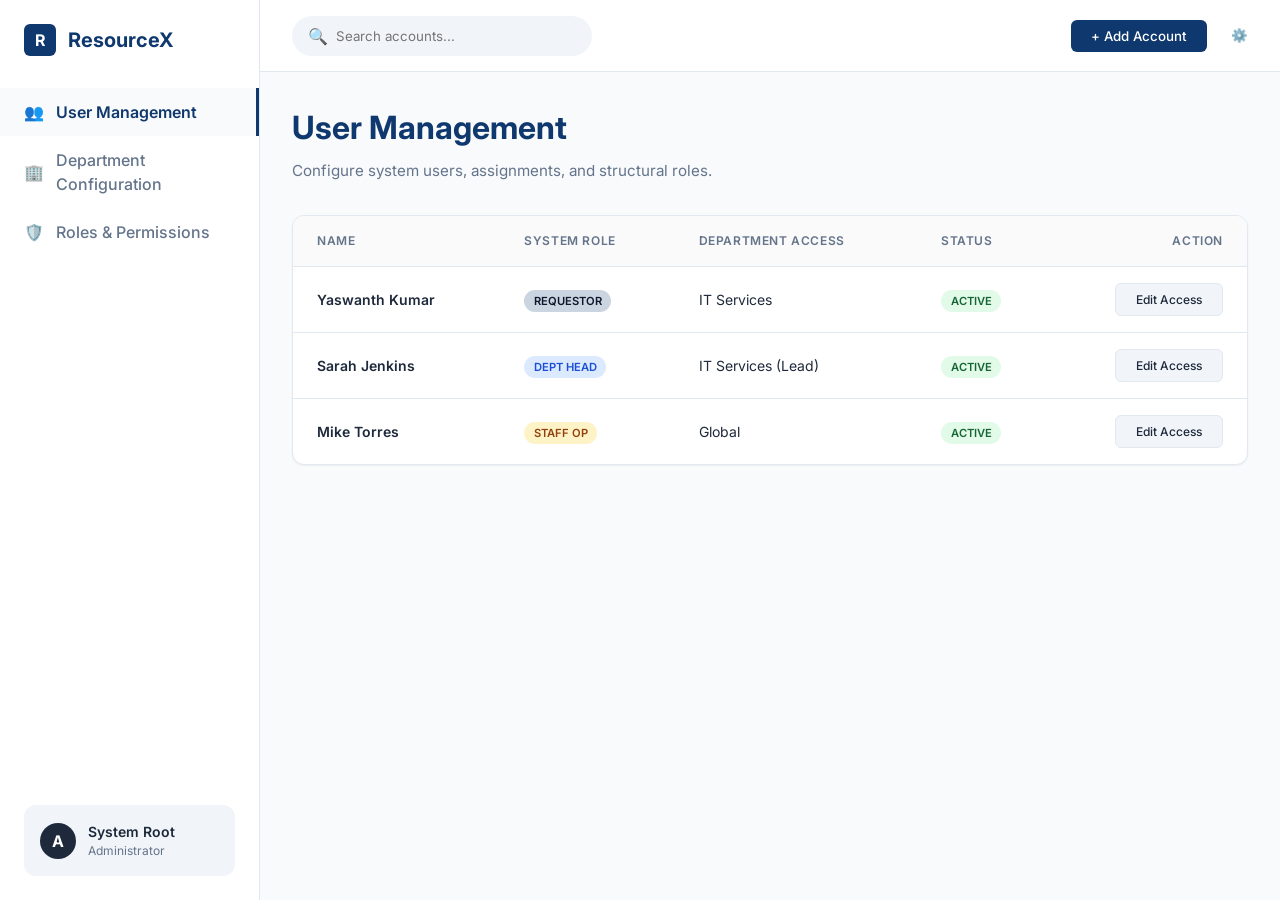
<file: admin.html>
<!DOCTYPE html>
<html lang="en">
<head>
    <meta charset="UTF-8">
    <meta name="viewport" content="width=device-width, initial-scale=1.0">
    <title>ResourceX - System Administration</title>
    <link rel="stylesheet" href="css/style.css">
</head>
<body>

    <div class="app-container">
        
        <!-- Sidebar -->
        <aside class="sidebar">
            <div class="logo-container">
                <div class="logo-icon">R</div>
                <div class="logo-text">ResourceX</div>
            </div>

            <ul class="nav-menu">
                <li class="nav-item active" data-target="user-manage-view">
                    <span class="icon">👥</span> User Management
                </li>
                <li class="nav-item" data-target="dept-manage-view">
                    <span class="icon">🏢</span> Department Configuration
                </li>
                <li class="nav-item" data-target="role-manage-view">
                    <span class="icon">🛡️</span> Roles & Permissions
                </li>
            </ul>

            <div class="user-profile-widget">
                <div class="user-avatar" style="background:#1e293b; color:white; display:flex; align-items:center; justify-content:center;font-weight:bold; font-size:1rem">A</div>
                <div class="user-info">
                    <span class="user-name">System Root</span>
                    <span class="user-role">Administrator</span>
                </div>
            </div>
        </aside>

        <!-- Main Wrapper -->
        <div class="main-wrapper">
            <header class="top-header">
                <div class="search-bar">
                    <span style="color:#94a3b8">🔍</span>
                    <input type="text" placeholder="Search accounts...">
                </div>
                <div class="header-actions">
                    <button class="btn-primary" onclick="alert('Open Add Dialog')">+ Add Account</button>
                    <button class="icon-btn">⚙️</button>
                </div>
            </header>

            <main class="content-area">

                <!-- 1. User Management -->
                <div id="user-manage-view" class="view-section active">
                    <h1 class="page-title">User Management</h1>
                    <p class="page-subtitle">Configure system users, assignments, and structural roles.</p>

                    <div class="data-section">
                        <table class="table">
                            <thead>
                                <tr>
                                    <th>Name</th>
                                    <th>System Role</th>
                                    <th>Department Access</th>
                                    <th>Status</th>
                                    <th style="text-align:right">Action</th>
                                </tr>
                            </thead>
                            <tbody>
                                <tr>
                                    <td style="font-weight:600">Yaswanth Kumar</td>
                                    <td><span class="badge" style="background:#cbd5e1; color:#0f172a">Requestor</span></td>
                                    <td>IT Services</td>
                                    <td><span class="badge allocated">Active</span></td>
                                    <td style="text-align:right"><button class="btn-secondary" style="font-size:0.75rem">Edit Access</button></td>
                                </tr>
                                <tr>
                                    <td style="font-weight:600">Sarah Jenkins</td>
                                    <td><span class="badge pending" style="background:#dbeafe; color:#1d4ed8">Dept Head</span></td>
                                    <td>IT Services (Lead)</td>
                                    <td><span class="badge allocated">Active</span></td>
                                    <td style="text-align:right"><button class="btn-secondary" style="font-size:0.75rem">Edit Access</button></td>
                                </tr>
                                <tr>
                                    <td style="font-weight:600">Mike Torres</td>
                                    <td><span class="badge pending">Staff Op</span></td>
                                    <td>Global</td>
                                    <td><span class="badge allocated">Active</span></td>
                                    <td style="text-align:right"><button class="btn-secondary" style="font-size:0.75rem">Edit Access</button></td>
                                </tr>
                            </tbody>
                        </table>
                    </div>
                </div>

                <!-- 2. Dept Configuration -->
                <div id="dept-manage-view" class="view-section">
                    <h1 class="page-title">Department Topology</h1>
                    <p class="page-subtitle">Define organizational structures and departmental heads.</p>

                    <div style="background:white; padding:2rem; border-radius:12px; border:1px solid #e2e8f0; display:flex; flex-direction:column; gap:1rem;">
                        <div style="display:flex; justify-content:space-between; padding-bottom:1rem; border-bottom:1px solid #e2e8f0;">
                            <div><strong style="font-size:1.1rem; color:var(--primary-color)">IT Services</strong><div style="color:#64748b; font-size:0.875rem">Head: Sarah Jenkins</div></div>
                            <button class="btn-danger" style="font-size:0.75rem">Delete</button>
                        </div>
                        <div style="display:flex; justify-content:space-between; padding-bottom:1rem; border-bottom:1px solid #e2e8f0;">
                            <div><strong style="font-size:1.1rem; color:var(--primary-color)">Logistics Ops</strong><div style="color:#64748b; font-size:0.875rem">Head: Marcus V.</div></div>
                            <button class="btn-danger" style="font-size:0.75rem">Delete</button>
                        </div>
                        <div style="margin-top:1rem;">
                            <button class="btn-primary">+ Add New Department</button>
                        </div>
                    </div>
                </div>

                <!-- 3. Roles and Perms -->
                <div id="role-manage-view" class="view-section">
                    <h1 class="page-title">Global Role Matrix</h1>
                    <p class="page-subtitle">Configure which roles have access to certain system features.</p>
                    
                    <table class="table" style="background:white; border-radius:12px; overflow:hidden; box-shadow:var(--shadow-sm)">
                        <thead>
                            <tr>
                                <th>Feature Mapping</th>
                                <th>Requestor</th>
                                <th>Dept Head</th>
                                <th>Staff</th>
                                <th>Registrar</th>
                            </tr>
                        </thead>
                        <tbody>
                            <tr>
                                <td style="font-weight:600">Procurement Module</td>
                                <td>-</td>
                                <td>Submit Only</td>
                                <td>Fulfillment</td>
                                <td><span style="color:#16a34a; font-weight:bold">Full Approval</span></td>
                            </tr>
                            <tr>
                                <td style="font-weight:600">Maintenance & Returns</td>
                                <td>Submit & Return</td>
                                <td>View Status</td>
                                <td><span style="color:#16a34a; font-weight:bold">Process & Log</span></td>
                                <td>-</td>
                            </tr>
                        </tbody>
                    </table>
                </div>

            </main>
        </div>
    </div>

    <script src="js/admin.js"></script>
</body>
</html>
</file>
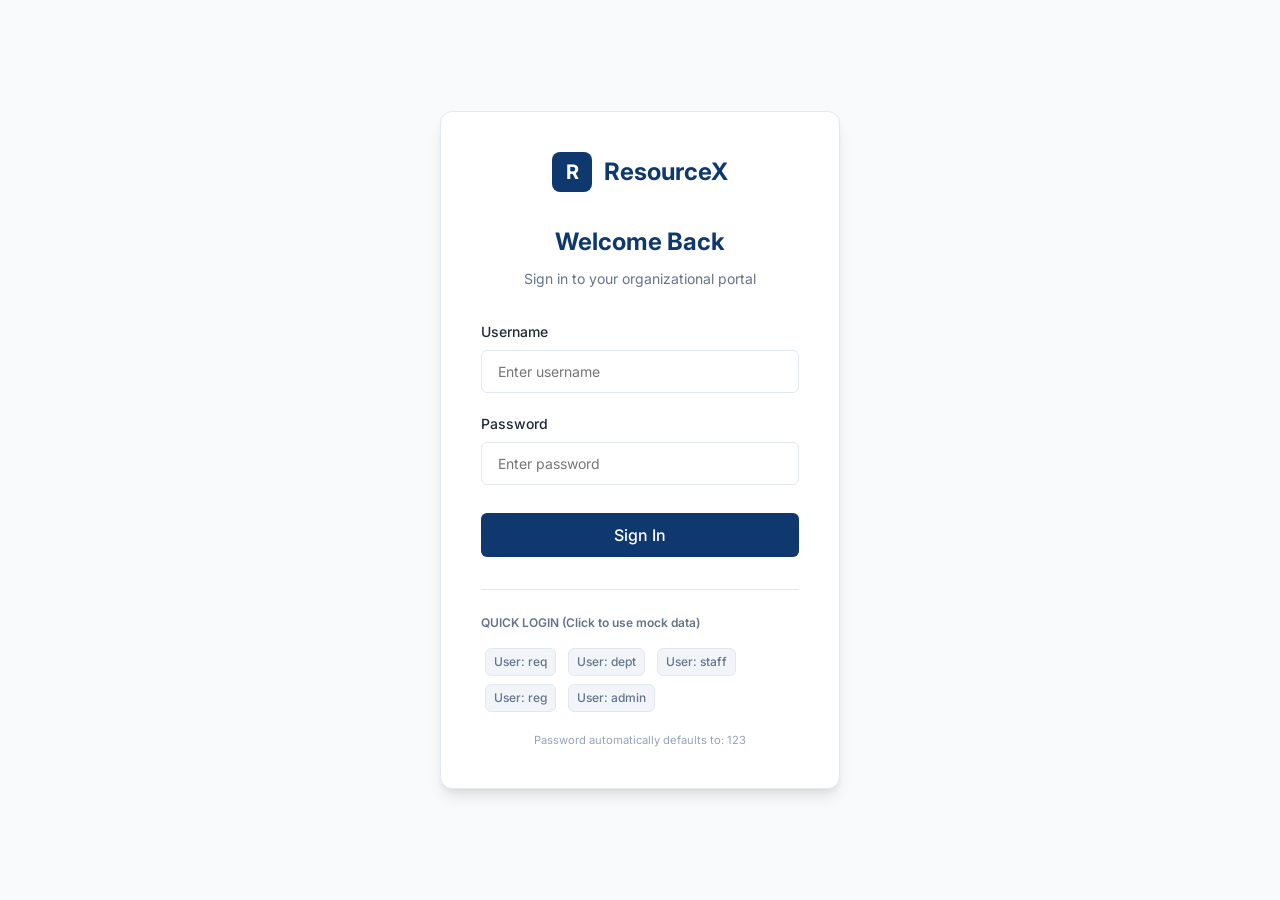
<file: login.html>
<!DOCTYPE html>
<html lang="en">
<head>
    <meta charset="UTF-8">
    <meta name="viewport" content="width=device-width, initial-scale=1.0">
    <title>ResourceX - Login</title>
    <link rel="stylesheet" href="css/style.css">
    <style>
        .login-body {
            background-color: var(--bg-color);
            display: flex;
            align-items: center;
            justify-content: center;
            height: 100vh;
            margin: 0;
            font-family: 'Inter', sans-serif;
        }
        .login-card {
            background: white;
            border-radius: 12px;
            box-shadow: var(--shadow-lg);
            border: 1px solid var(--border-color);
            width: 100%;
            max-width: 400px;
            padding: 2.5rem;
            text-align: center;
        }
        .login-logo {
            display: flex;
            align-items: center;
            justify-content: center;
            gap: 0.75rem;
            margin-bottom: 2rem;
        }
        .login-logo .icon {
            width: 40px;
            height: 40px;
            background-color: var(--primary-color);
            color: white;
            border-radius: 8px;
            font-size: 1.25rem;
            font-weight: bold;
            display: flex;
            align-items: center;
            justify-content: center;
        }
        .login-title {
            font-size: 1.5rem;
            font-weight: 700;
            color: var(--primary-color);
            margin-bottom: 0.5rem;
        }
        .login-subtitle {
            color: var(--text-muted);
            font-size: 0.875rem;
            margin-bottom: 2rem;
        }
        .form-group {
            text-align: left;
            margin-bottom: 1.25rem;
        }
        .mock-data-panel {
            margin-top: 2rem;
            padding-top: 1.5rem;
            border-top: 1px solid var(--border-color);
            text-align: left;
        }
        .mock-pill {
            display: inline-block;
            background: #f1f5f9;
            color: #64748b;
            padding: 0.25rem 0.5rem;
            border-radius: 6px;
            font-size: 0.75rem;
            margin: 0.25rem;
            cursor: pointer;
            border: 1px solid #e2e8f0;
            font-weight: 500;
        }
        .mock-pill:hover {
            background: #e2e8f0;
            color: var(--text-main);
        }
    </style>
</head>
<body class="login-body">

    <div class="login-card">
        <div class="login-logo">
            <div class="icon">R</div>
            <div style="font-size:1.5rem; font-weight:700; color:var(--primary-color)">ResourceX</div>
        </div>
        
        <h1 class="login-title">Welcome Back</h1>
        <p class="login-subtitle">Sign in to your organizational portal</p>

        <form id="loginForm" onsubmit="submitLogin(event)">
            <div class="form-group">
                <label class="form-label">Username</label>
                <input type="text" id="username" class="form-control" placeholder="Enter username" required>
            </div>
            <div class="form-group">
                <label class="form-label">Password</label>
                <input type="password" id="password" class="form-control" placeholder="Enter password" required>
            </div>
            <button type="submit" class="btn-primary" style="width:100%; padding:0.75rem; font-size:1rem; margin-top:0.5rem">Sign In</button>
        </form>

        <div class="mock-data-panel">
            <div style="font-size:0.75rem; color:var(--text-muted); margin-bottom:0.75rem; font-weight:600">QUICK LOGIN (Click to use mock data)</div>
            <div class="mock-pill" onclick="quickLogin('req')">User: req</div>
            <div class="mock-pill" onclick="quickLogin('dept')">User: dept</div>
            <div class="mock-pill" onclick="quickLogin('staff')">User: staff</div>
            <div class="mock-pill" onclick="quickLogin('reg')">User: reg</div>
            <div class="mock-pill" onclick="quickLogin('admin')">User: admin</div>
        </div>
        <div style="font-size:0.7rem; color:#94a3b8; margin-top:1rem; text-align:center">
            Password automatically defaults to: 123
        </div>
    </div>

    <script>
        function submitLogin(e) {
            e.preventDefault();
            const user = document.getElementById('username').value.toLowerCase().trim();
            
            if (user === 'req') window.location.href = 'requestor.html';
            else if (user === 'dept') window.location.href = 'department_head.html';
            else if (user === 'staff') window.location.href = 'staff.html';
            else if (user === 'reg') window.location.href = 'registrar.html';
            else if (user === 'admin') window.location.href = 'admin.html';
            else {
                alert('Invalid mock user. Please use: req, dept, staff, reg, or admin.');
                document.getElementById('username').focus();
            }
        }

        function quickLogin(user) {
            document.getElementById('username').value = user;
            document.getElementById('password').value = '123';
            // Automatically submit
            document.getElementById('loginForm').dispatchEvent(new Event('submit'));
        }
    </script>
</body>
</html>
</file>
<file: css/style.css>
@import url('https://fonts.googleapis.com/css2?family=Inter:wght@300;400;500;600;700&display=swap');

:root {
  --primary-color: #0F386E;
  --primary-hover: #1c4b8b;
  --bg-color: #f8fafc;
  --sidebar-bg: #ffffff;
  --text-main: #1e293b;
  --text-muted: #64748b;
  --border-color: #e2e8f0;
  
  --status-allocated: #e2fbe8;
  --status-allocated-text: #166534;
  --status-pending: #fef3c7;
  --status-pending-text: #92400e;
  --status-rejected: #fee2e2;
  --status-rejected-text: #b91c1c;
  --status-action: #eff6ff;
  --status-action-text: #1d4ed8;

  --shadow-sm: 0 1px 2px 0 rgba(0, 0, 0, 0.05);
  --shadow-md: 0 4px 6px -1px rgba(0, 0, 0, 0.1), 0 2px 4px -1px rgba(0, 0, 0, 0.06);
  --shadow-lg: 0 10px 15px -3px rgba(0, 0, 0, 0.1), 0 4px 6px -2px rgba(0, 0, 0, 0.05);
}

* {
  box-sizing: border-box;
  margin: 0;
  padding: 0;
}

body {
  font-family: 'Inter', sans-serif;
  background-color: var(--bg-color);
  color: var(--text-main);
  line-height: 1.5;
  -webkit-font-smoothing: antialiased;
}

a {
  text-decoration: none;
  color: var(--primary-color);
}

/* Layout */
.app-container {
  display: flex;
  height: 100vh;
  overflow: hidden;
}

/* Sidebar */
.sidebar {
  width: 260px;
  background-color: var(--sidebar-bg);
  border-right: 1px solid var(--border-color);
  display: flex;
  flex-direction: column;
  padding: 1.5rem 0;
  flex-shrink: 0;
}

.logo-container {
  padding: 0 1.5rem 2rem;
  display: flex;
  align-items: center;
  gap: 0.75rem;
}

.logo-icon {
  width: 32px;
  height: 32px;
  background-color: var(--primary-color);
  border-radius: 6px;
  display: flex;
  align-items: center;
  justify-content: center;
  color: white;
  font-weight: bold;
}

.logo-text {
  font-size: 1.25rem;
  font-weight: 700;
  color: var(--primary-color);
}

.nav-menu {
  list-style: none;
  flex: 1;
}

.nav-item {
  padding: 0.75rem 1.5rem;
  display: flex;
  align-items: center;
  gap: 0.75rem;
  color: var(--text-muted);
  font-weight: 500;
  cursor: pointer;
  transition: all 0.2s;
}

.nav-item:hover {
  background-color: #f1f5f9;
  color: var(--text-main);
}

.nav-item.active {
  background-color: #f8fafc;
  color: var(--primary-color);
  border-right: 3px solid var(--primary-color);
  font-weight: 600;
}

.user-profile-widget {
  margin: 1.5rem 1.5rem 0;
  padding: 1rem;
  background-color: #f1f5f9;
  border-radius: 12px;
  display: flex;
  align-items: center;
  gap: 0.75rem;
}

.user-avatar {
  width: 36px;
  height: 36px;
  border-radius: 50%;
  background-color: #cbd5e1;
  overflow: hidden;
}
.user-avatar img {
  width: 100%;
  height: 100%;
  object-fit: cover;
}

.user-info .user-name {
  font-size: 0.875rem;
  font-weight: 600;
  display: block;
}
.user-info .user-role {
  font-size: 0.75rem;
  color: var(--text-muted);
  display: block;
}

/* Main Content */
.main-wrapper {
  flex: 1;
  display: flex;
  flex-direction: column;
  overflow: hidden;
}

/* Header */
.top-header {
  height: 72px;
  background-color: white;
  border-bottom: 1px solid var(--border-color);
  display: flex;
  align-items: center;
  justify-content: space-between;
  padding: 0 2rem;
  flex-shrink: 0;
}

.search-bar {
  display: flex;
  align-items: center;
  background-color: #f1f5f9;
  border-radius: 20px;
  padding: 0.5rem 1rem;
  width: 300px;
}

.search-bar input {
  border: none;
  background: transparent;
  outline: none;
  margin-left: 0.5rem;
  width: 100%;
  color: var(--text-main);
  font-family: inherit;
}

.header-actions {
  display: flex;
  align-items: center;
  gap: 1.5rem;
}

.icon-btn {
  background: none;
  border: none;
  color: var(--text-muted);
  cursor: pointer;
  display: flex;
  align-items: center;
  justify-content: center;
}
.icon-btn:hover {
  color: var(--text-main);
}

.btn-primary {
  background-color: var(--primary-color);
  color: white;
  border: none;
  border-radius: 6px;
  padding: 0.5rem 1.25rem;
  font-weight: 500;
  font-family: inherit;
  cursor: pointer;
  transition: background 0.2s;
}

.btn-primary:hover {
  background-color: var(--primary-hover);
}

.btn-secondary {
  background-color: #f1f5f9;
  color: var(--text-main);
  border: 1px solid var(--border-color);
  border-radius: 6px;
  padding: 0.5rem 1.25rem;
  font-weight: 500;
  font-family: inherit;
  cursor: pointer;
  transition: background 0.2s;
}
.btn-secondary:hover {
  background-color: #e2e8f0;
}

.btn-danger {
  background-color: #fee2e2;
  color: #b91c1c;
  border: none;
  border-radius: 6px;
  padding: 0.5rem 1.25rem;
  font-weight: 500;
  font-family: inherit;
  cursor: pointer;
}
.btn-danger:hover {
  background-color: #fecaca;
}

/* Content Area */
.content-area {
  padding: 2rem;
  flex: 1;
  overflow-y: auto;
}

.page-title {
  font-size: 2rem;
  font-weight: 700;
  color: var(--primary-color);
  margin-bottom: 0.5rem;
}

.page-subtitle {
  color: var(--text-muted);
  margin-bottom: 2rem;
  font-size: 0.95rem;
}

/* Stats Cards Container */
.stats-grid {
  display: grid;
  grid-template-columns: repeat(auto-fit, minmax(220px, 1fr));
  gap: 1.5rem;
  margin-bottom: 2rem;
}

.stat-card {
  background: white;
  border-radius: 12px;
  padding: 1.5rem;
  box-shadow: var(--shadow-sm);
  border: 1px solid var(--border-color);
  display: flex;
  flex-direction: column;
}

.stat-title {
  font-size: 0.75rem;
  font-weight: 700;
  text-transform: uppercase;
  letter-spacing: 0.05em;
  color: var(--text-muted);
  margin-bottom: 0.5rem;
}

.stat-value-row {
  display: flex;
  align-items: flex-end;
  justify-content: space-between;
}

.stat-value {
  font-size: 2.5rem;
  font-weight: 700;
  color: var(--primary-color);
  line-height: 1;
}

/* Badges */
.badge {
  padding: 0.25rem 0.6rem;
  border-radius: 12px;
  font-size: 0.7rem;
  font-weight: 600;
  text-transform: uppercase;
}
.badge.allocated, .badge.approved {
  background-color: var(--status-allocated);
  color: var(--status-allocated-text);
}
.badge.pending, .badge.maintenance {
  background-color: var(--status-pending);
  color: var(--status-pending-text);
}
.badge.rejected, .badge.scrap {
  background-color: var(--status-rejected);
  color: var(--status-rejected-text);
}


/* Data Table Section */
.data-section {
  background: white;
  border-radius: 12px;
  box-shadow: var(--shadow-sm);
  border: 1px solid var(--border-color);
  overflow: hidden;
  margin-bottom: 2rem;
}

.data-section-header {
  padding: 1.25rem 1.5rem;
  border-bottom: 1px solid var(--border-color);
  display: flex;
  justify-content: space-between;
  align-items: center;
}

.data-section-title {
  font-size: 1.125rem;
  font-weight: 600;
  color: var(--primary-color);
}

.data-filters {
  display: flex;
  gap: 0.75rem;
}

.table-responsive {
  width: 100%;
  overflow-x: auto;
}

table {
  width: 100%;
  border-collapse: collapse;
}

th, td {
  padding: 1rem 1.5rem;
  text-align: left;
}

th {
  font-size: 0.75rem;
  text-transform: uppercase;
  letter-spacing: 0.05em;
  color: var(--text-muted);
  font-weight: 600;
  background-color: #fafafa;
  border-bottom: 1px solid var(--border-color);
}

td {
  font-size: 0.875rem;
  border-bottom: 1px solid var(--border-color);
  vertical-align: middle;
}

tbody tr:last-child td {
  border-bottom: none;
}

.td-id {
  font-weight: 600;
  color: var(--primary-color);
}

/* Forms */
.form-card {
  background: white;
  border-radius: 12px;
  padding: 2rem;
  box-shadow: var(--shadow-sm);
  border: 1px solid var(--border-color);
  max-width: 600px;
}

.form-group {
  margin-bottom: 1.5rem;
}

.form-label {
  display: block;
  font-size: 0.875rem;
  font-weight: 500;
  color: var(--text-main);
  margin-bottom: 0.5rem;
}

.form-control {
  width: 100%;
  padding: 0.75rem 1rem;
  border: 1px solid var(--border-color);
  border-radius: 6px;
  font-size: 0.875rem;
  font-family: inherit;
  color: var(--text-main);
  background-color: #fff;
  transition: border-color 0.2s;
}

.form-control:focus {
  outline: none;
  border-color: var(--primary-color);
  box-shadow: 0 0 0 3px rgba(15, 56, 110, 0.1);
}

/* Utility / Generic */
.d-none { display: none !important; }
.d-flex { display: flex !important; }

/* Dashboard structural classes */
.view-section {
  display: none;
  animation: fadeIn 0.3s ease;
}

.view-section.active {
  display: block;
}

@keyframes fadeIn {
  from { opacity: 0; transform: translateY(10px); }
  to { opacity: 1; transform: translateY(0); }
}

/* History block */
.history-block {
  background-color: var(--primary-color);
  color: white;
  padding: 2rem;
  border-radius: 12px;
  display: flex;
  flex-direction: column;
}

.history-title {
  margin-top: 1rem;
  font-size: 1.5rem;
  font-weight: 700;
}
.history-subtitle {
  color: #94a3b8;
  font-size: 0.875rem;
}
</file>
